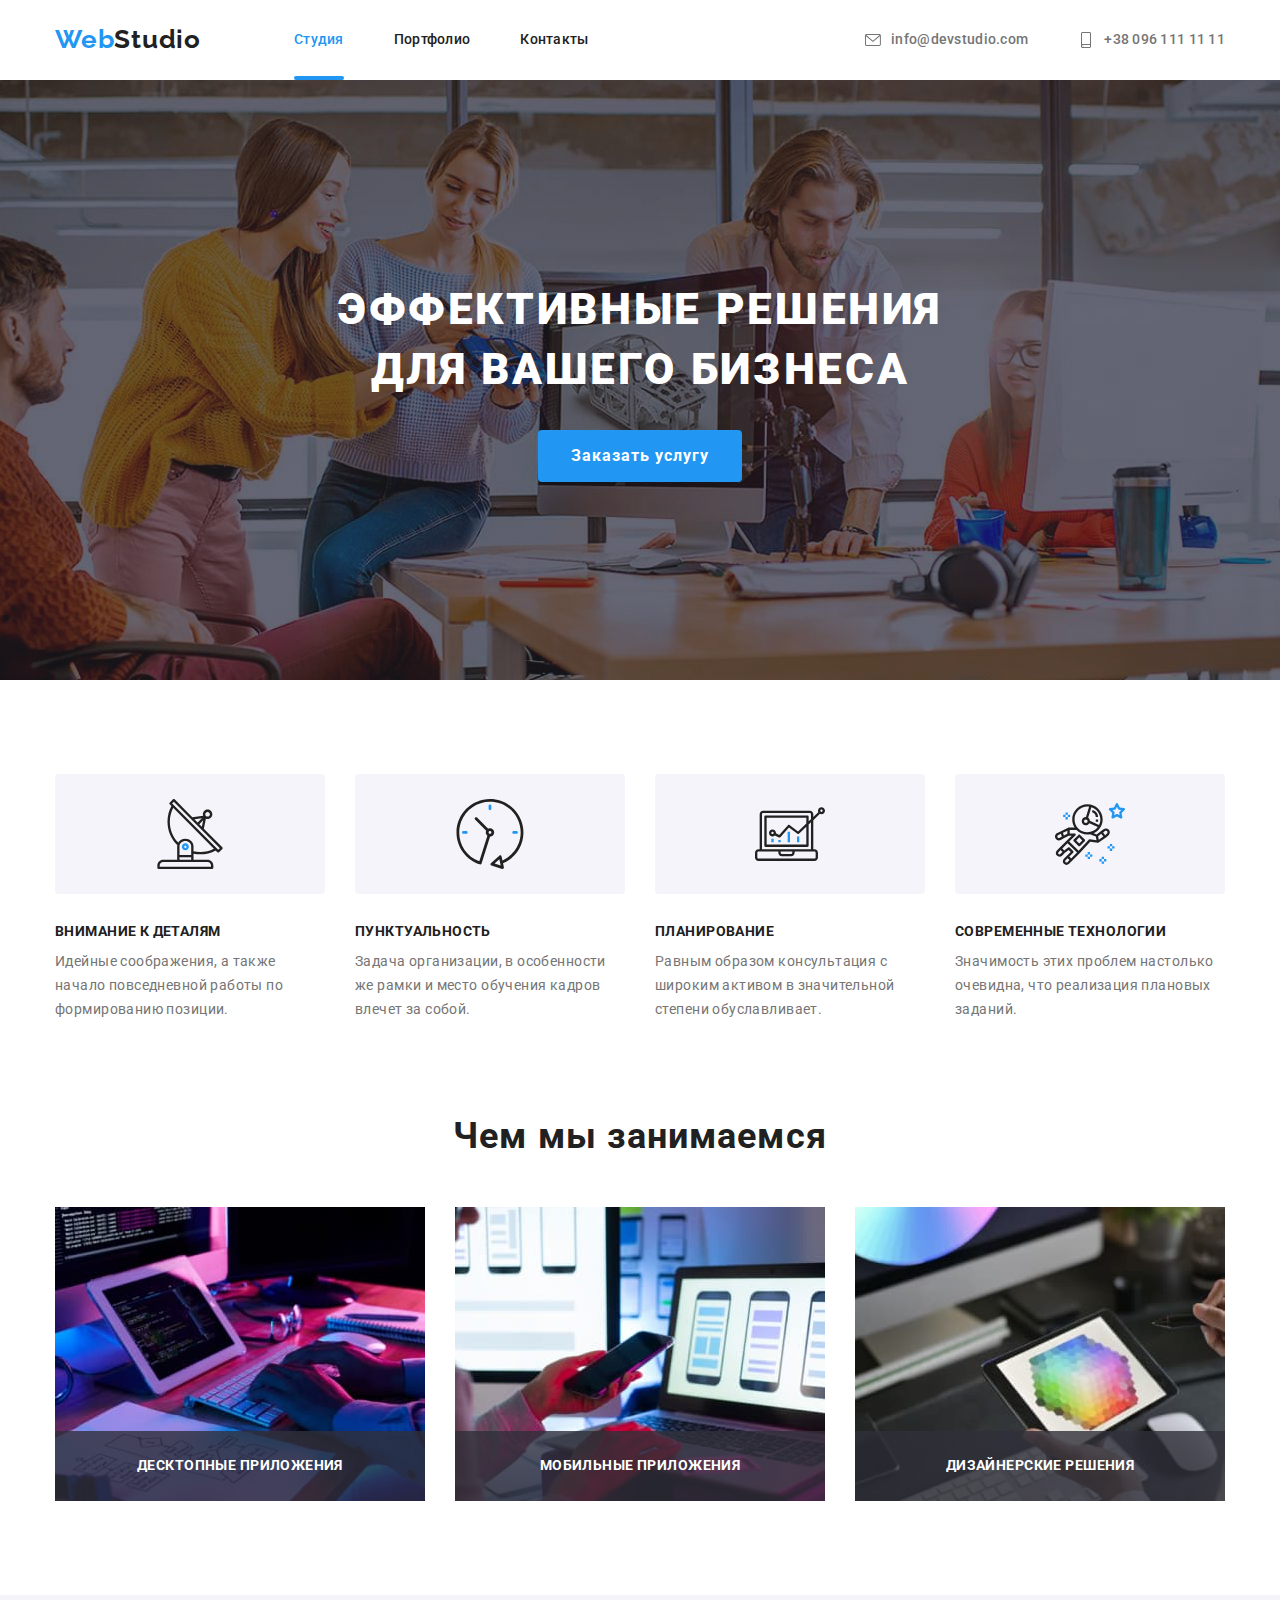
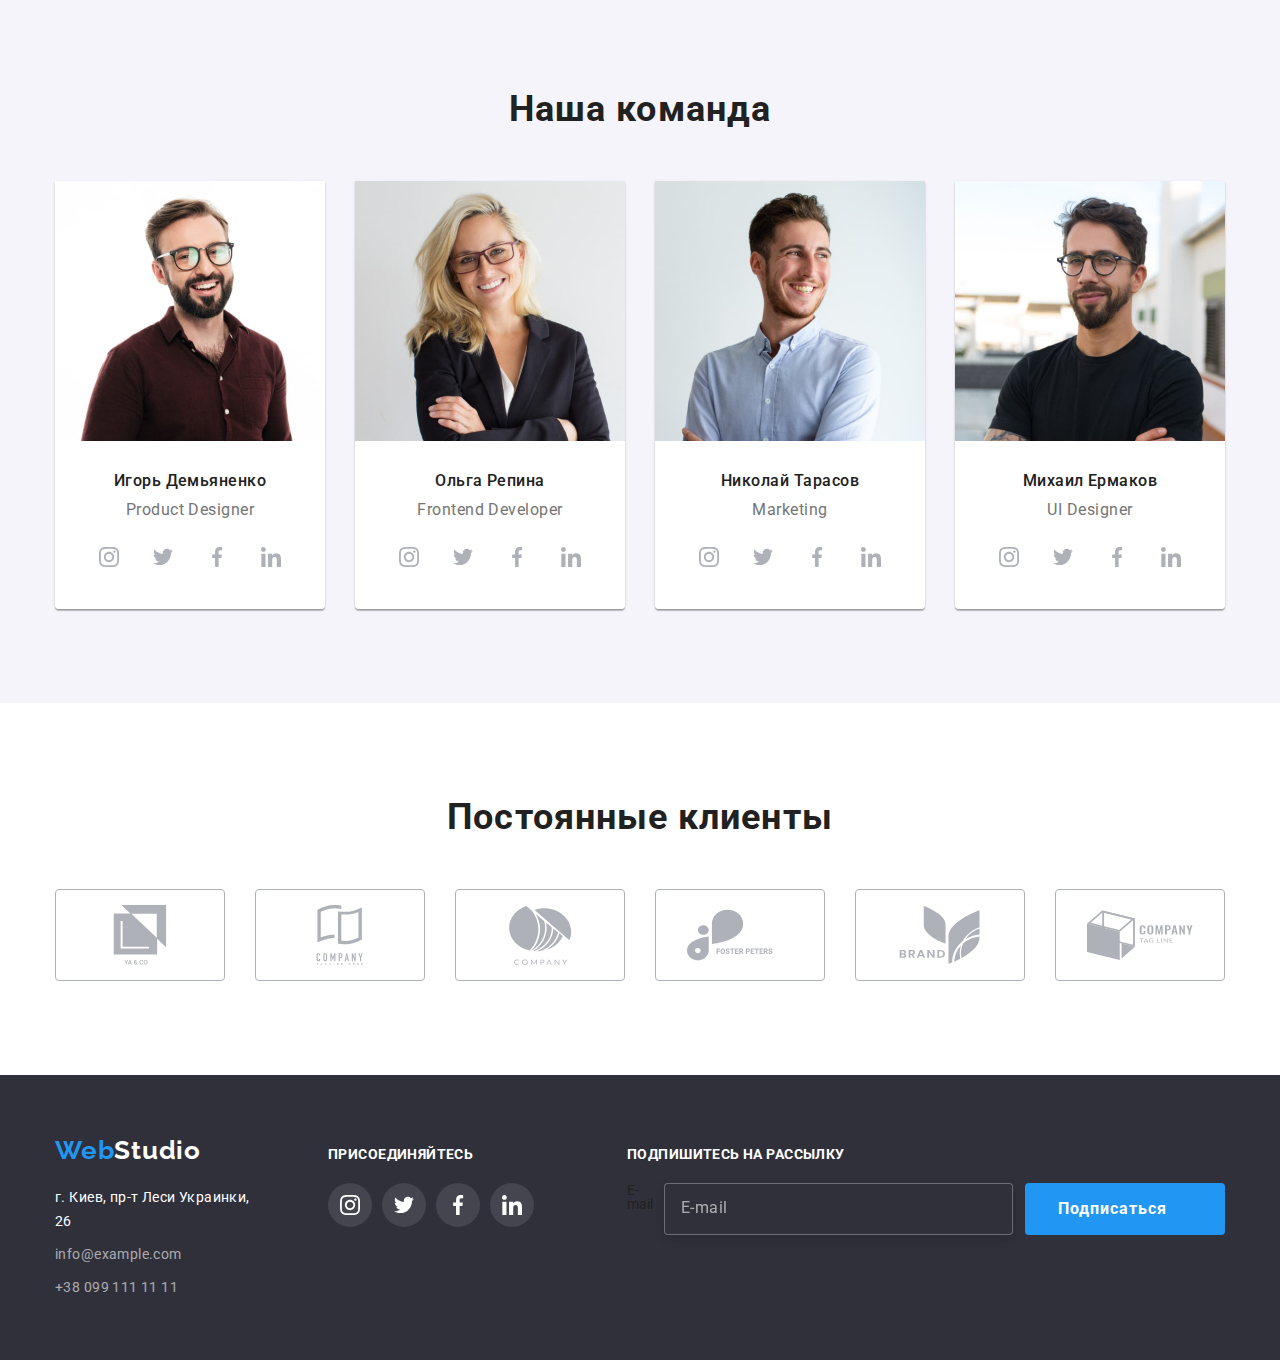
<file: index.html>
<!DOCTYPE html>
<html lang="ru">
  <head>
    <meta charset="UTF-8" />
    <meta http-equiv="X-UA-Compatible" content="IE=edge" />
    <meta name="viewport" content="width=device-width, initial-scale=1.0" />
    <link rel="preconnect" href="https://fonts.googleapis.com" />
    <link rel="preconnect" href="https://fonts.gstatic.com" crossorigin />
    <link
      href="https://fonts.googleapis.com/css2?family=Raleway:wght@700&family=Roboto:wght@400;500;700;900&display=swap"
      rel="stylesheet"
    />
    <link rel="stylesheet" href="./css/reset.css" />
    <link
      rel="stylesheet"
      href="https://cdnjs.cloudflare.com/ajax/libs/modern-normalize/1.1.0/modern-normalize.min.css"
      integrity="sha512-wpPYUAdjBVSE4KJnH1VR1HeZfpl1ub8YT/NKx4PuQ5NmX2tKuGu6U/JRp5y+Y8XG2tV+wKQpNHVUX03MfMFn9Q=="
      crossorigin="anonymous"
      referrerpolicy="no-referrer"
    />
    <link rel="stylesheet" href="./css/style.css" />
    <title>WebStudio</title>
  </head>
  <body>
    <!-- Шапка сайта -->
    <div class="container">
      <header class="nav">
        <nav class="nav-logo">
          <a href="./index.html" class="logo link"
            >Web<span class="logoblack">Studio</span></a
          >
          <ul class="site-nav list">
            <li class="item">
              <a href="./index.html" class="link current">Студия</a>
            </li>
            <li class="item">
              <a href="./portfolio.html" class="link">Портфолио</a>
            </li>
            <li class="item"><a href="" class="link">Контакты</a></li>
          </ul>
        </nav>
        <ul class="site-nav-contacts list">
          <li class="item">
            <a href="" class="link"
              ><svg class="link-item">
                <use href="./images/sprite.svg#icon-envelope"></use></svg
              >info@devstudio.com</a
            >
          </li>
          <li class="item">
            <a href="" class="link"
              ><svg class="link-item">
                <use href="./images/sprite.svg#icon-smartphone"></use></svg
              >+38 096 111 11 11</a
            >
          </li>
        </ul>
      </header>
    </div>
    <main>
      <!-- Секция HERO -->
      <section class="promo">
        <div class="container">
          <h1 class="headline">Эффективные решения для вашего бизнеса</h1>
          <button type="button" class="btn-hero" data-modal-open>
            Заказать услугу
          </button>
        </div>
      </section>
      <!-- Преимущества -->
      <section class="features">
        <div class="container">
          <h2 class="visually-hidden">Особенности</h2>
          <ul class="list">
            <li class="features-item">
              <div class="features-bg">
                <svg class="features-card">
                  <use href="./images/sprite.svg#icon-antenna"></use>
                </svg>
              </div>
              <h3 class="title">Внимание к деталям</h3>
              <p class="text">
                Идейные соображения, а также начало повседневной работы по
                формированию позиции.
              </p>
            </li>

            <li class="features-item">
              <div class="features-bg">
                <svg class="features-card">
                  <use href="./images/sprite.svg#icon-clock"></use>
                </svg>
              </div>
              <h3 class="title">Пунктуальность</h3>
              <p class="text">
                Задача организации, в особенности же рамки и место обучения
                кадров влечет за собой.
              </p>
            </li>

            <li class="features-item">
              <div class="features-bg">
                <svg class="features-card">
                  <use href="./images/sprite.svg#icon-diagram"></use>
                </svg>
              </div>
              <h3 class="title">Планирование</h3>
              <p class="text">
                Равным образом консультация с широким активом в значительной
                степени обуславливает.
              </p>
            </li>

            <li class="features-item">
              <div class="features-bg">
                <svg class="features-card">
                  <use href="./images/sprite.svg#icon-astronaut"></use>
                </svg>
              </div>
              <h3 class="title">Современные технологии</h3>
              <p class="text">
                Значимость этих проблем настолько очевидна, что реализация
                плановых заданий.
              </p>
            </li>
          </ul>
        </div>
      </section>
      <!-- Чем занимаемся -->
      <section class="activity">
        <div class="container">
          <h2 class="section-title">Чем мы занимаемся</h2>
          <ul class="section-product list">
            <li class="item">
              <a href=""
                ><img src="./images/box-1.jpg" alt="Поддержка" />
                <p class="item-text">Десктопные приложения</p>
              </a>
            </li>
            <li class="item">
              <a href=""
                ><img src="./images/box-2.jpg" alt="Модернизация" />
                <p class="item-text">Мобильные приложения</p>
              </a>
            </li>
            <li class="item">
              <a href=""><img src="./images/box-3.jpg" alt="Оптимизация" /> </a>
              <p class="item-text">Дизайнерские решения</p>
            </li>
          </ul>
        </div>
      </section>
      <!-- Команда -->
      <section class="team">
        <div class="container">
          <h2 class="section-title">Наша команда</h2>
          <ul class="team-roll list">
            <li class="team-list">
              <div class="taem-thumb">
                <img src="./images/img-1.jpg" alt="Игорь Демьяненко" />
              </div>
              <div class="team-content">
                <h3 class="title">Игорь Демьяненко</h3>
                <p lang="en" class="text">Product Designer</p>
                <ul class="team-social social-list list">
                  <li class="item">
                    <a href="" class="social-link"
                      ><svg class="social-icon">
                        <use
                          href="./images/sprite.svg#icon-instagram"
                        ></use></svg
                    ></a>
                  </li>
                  <li class="item">
                    <a href="" class="social-link"
                      ><svg class="social-icon">
                        <use href="./images/sprite.svg#icon-twitter"></use></svg
                    ></a>
                  </li>
                  <li class="item">
                    <a href="" class="social-link"
                      ><svg class="social-icon">
                        <use
                          href="./images/sprite.svg#icon-facebook"
                        ></use></svg
                    ></a>
                  </li>
                  <li class="item">
                    <a href="" class="social-link"
                      ><svg class="social-icon">
                        <use
                          href="./images/sprite.svg#icon-linkedin"
                        ></use></svg
                    ></a>
                  </li>
                </ul>
              </div>
            </li>

            <li class="team-list">
              <div class="team-thumb">
                <img src="./images/img-2.jpg" alt="Ольга Репина" />
              </div>
              <div class="team-content">
                <h3 class="title">Ольга Репина</h3>
                <p lang="en" class="text">Frontend Developer</p>
                <ul class="team-social social-list list">
                  <li class="item">
                    <a href="" class="social-link"
                      ><svg class="social-icon">
                        <use
                          href="./images/sprite.svg#icon-instagram"
                        ></use></svg
                    ></a>
                  </li>
                  <li class="item">
                    <a href="" class="social-link"
                      ><svg class="social-icon">
                        <use href="./images/sprite.svg#icon-twitter"></use></svg
                    ></a>
                  </li>
                  <li class="item">
                    <a href="" class="social-link"
                      ><svg class="social-icon">
                        <use
                          href="./images/sprite.svg#icon-facebook"
                        ></use></svg
                    ></a>
                  </li>
                  <li class="item">
                    <a href="" class="social-link"
                      ><svg class="social-icon">
                        <use
                          href="./images/sprite.svg#icon-linkedin"
                        ></use></svg
                    ></a>
                  </li>
                </ul>
              </div>
            </li>

            <li class="team-list">
              <div class="team-thumb">
                <img src="./images/img-3.jpg" alt="Николай Тарасов" />
              </div>
              <div class="team-content">
                <h3 class="title">Николай Тарасов</h3>
                <p lang="en" class="text">Marketing</p>
                <ul class="team-social social-list list">
                  <li class="item">
                    <a href="" class="social-link"
                      ><svg class="social-icon">
                        <use
                          href="./images/sprite.svg#icon-instagram"
                        ></use></svg
                    ></a>
                  </li>
                  <li class="item">
                    <a href="" class="social-link"
                      ><svg class="social-icon">
                        <use href="./images/sprite.svg#icon-twitter"></use></svg
                    ></a>
                  </li>
                  <li class="item">
                    <a href="" class="social-link"
                      ><svg class="social-icon">
                        <use
                          href="./images/sprite.svg#icon-facebook"
                        ></use></svg
                    ></a>
                  </li>
                  <li class="item">
                    <a href="" class="social-link"
                      ><svg class="social-icon">
                        <use
                          href="./images/sprite.svg#icon-linkedin"
                        ></use></svg
                    ></a>
                  </li>
                </ul>
              </div>
            </li>

            <li class="team-list">
              <div class="team-thumb">
                <img src="./images/img-4.jpg" alt="Михаил Ермаков" />
              </div>
              <div class="team-content">
                <h3 class="title">Михаил Ермаков</h3>
                <p lang="en" class="text">UI Designer</p>
                <ul class="team-social social-list list">
                  <li class="item">
                    <a href="" class="social-link"
                      ><svg class="social-icon">
                        <use
                          href="./images/sprite.svg#icon-instagram"
                        ></use></svg
                    ></a>
                  </li>
                  <li class="item">
                    <a href="" class="social-link"
                      ><svg class="social-icon">
                        <use href="./images/sprite.svg#icon-twitter"></use></svg
                    ></a>
                  </li>
                  <li class="item">
                    <a href="" class="social-link"
                      ><svg class="social-icon">
                        <use
                          href="./images/sprite.svg#icon-facebook"
                        ></use></svg
                    ></a>
                  </li>
                  <li class="item">
                    <a href="" class="social-link"
                      ><svg class="social-icon">
                        <use
                          href="./images/sprite.svg#icon-linkedin"
                        ></use></svg
                    ></a>
                  </li>
                </ul>
              </div>
            </li>
          </ul>
        </div>
      </section>
      <!-- Клиенты -->
      <section class="clients">
        <div class="container">
          <h2 class="section-title">Постоянные клиенты</h2>
          <ul class="clients-list list">
            <li class="client-item">
              <a href="" class="clients-link"
                ><svg class="clients-card">
                  <use href="./images/sprite.svg#icon-company-1"></use></svg
              ></a>
            </li>

            <li class="client-item">
              <a href="" class="clients-link"
                ><svg class="clients-card">
                  <use href="./images/sprite.svg#icon-company-2"></use></svg
              ></a>
            </li>

            <li class="client-item">
              <a href="" class="clients-link"
                ><svg class="clients-card">
                  <use href="./images/sprite.svg#icon-company-4"></use></svg
              ></a>
            </li>

            <li class="client-item">
              <a href="" class="clients-link"
                ><svg class="clients-card">
                  <use href="./images/sprite.svg#icon-company-3"></use></svg
              ></a>
            </li>

            <li class="client-item">
              <a href="" class="clients-link"
                ><svg class="clients-card">
                  <use href="./images/sprite.svg#icon-company-5"></use></svg
              ></a>
            </li>

            <li class="client-item">
              <a href="" class="clients-link"
                ><svg class="clients-card">
                  <use href="./images/sprite.svg#icon-company-6"></use></svg
              ></a>
            </li>
          </ul>
        </div>
      </section>
    </main>
    <!-- Футер -->
    <footer class="footer">
      <div class="container wrap">
        <div class="footer-left">
          <a href="./index.html" class="logo link"
            >Web<span class="logo-white">Studio</span></a
          >
          <address>
            <ul class="address-list list">
              <li class="address-item">
                <a href="" class="link address-contact map"
                  >г. Киев, пр-т Леси Украинки, 26</a
                >
              </li>
              <li class="address-item">
                <a href="mailto:info@example.com" class="link address-contact"
                  >info@example.com</a
                >
              </li>
              <li class="address-item">
                <a href="tel:+380991111111" class="link address-contact"
                  >+38 099 111 11 11</a
                >
              </li>
            </ul>
          </address>
        </div>
        <div class="footer-right">
          <h2 class="visually-hidden">Соцсети</h2>
          <h3 class="title">Присоединяйтесь</h3>
          <ul class="team-social social-list list">
            <li class="item">
              <a href="" class="social-link"
                ><svg class="social-icon">
                  <use href="./images/sprite.svg#icon-instagram"></use></svg
              ></a>
            </li>
            <li class="item">
              <a href="" class="social-link"
                ><svg class="social-icon">
                  <use href="./images/sprite.svg#icon-twitter"></use></svg
              ></a>
            </li>
            <li class="item">
              <a href="" class="social-link"
                ><svg class="social-icon">
                  <use href="./images/sprite.svg#icon-facebook"></use></svg
              ></a>
            </li>
            <li class="item">
              <a href="" class="social-link"
                ><svg class="social-icon">
                  <use href="./images/sprite.svg#icon-linkedin"></use></svg
              ></a>
            </li>
          </ul>
        </div>
        <form class="subscribe">
          <b class="subscribe-heading">Подпишитесь на рассылку</b>
          <div class="subscribe-field">
            <label for="mail">E-mail</label>
            <input type="email" name="mail" id="mail" placeholder="E-mail" />
            <button type="submit" class="btn-subscribe">Подписаться</button>
          </div>
        </form>
      </div>
    </footer>
    <div class="backdrop is-hidden" data-modal>
      <div class="modal">
        <button type="button" class="btn-modal" data-modal-close>
          <a href="" class="btn-modal-close link">
            <svg class="close">
              <use href="./images/sprite.svg#icon-vector"></use>
            </svg>
          </a>
        </button>
      </div>
    </div>
    <script src="./js/modal.js"></script>
  </body>
</html>
</file>
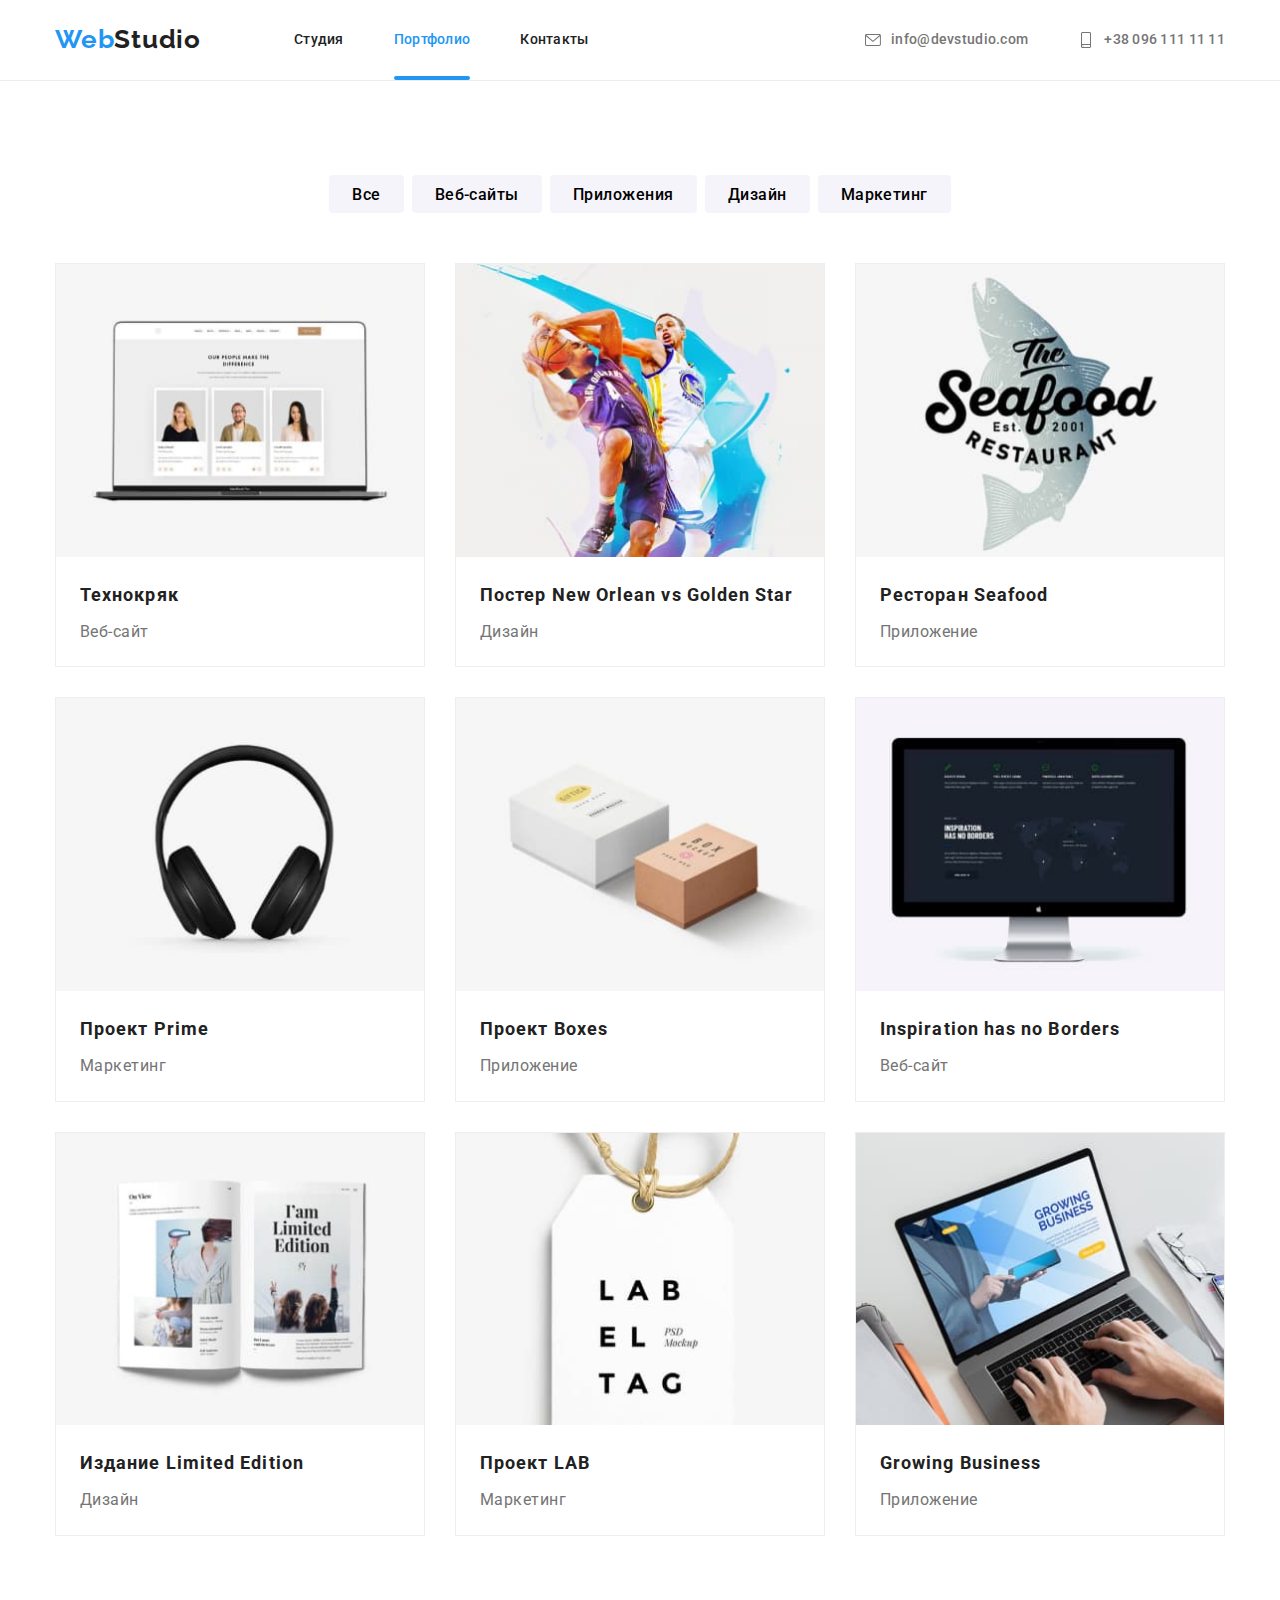
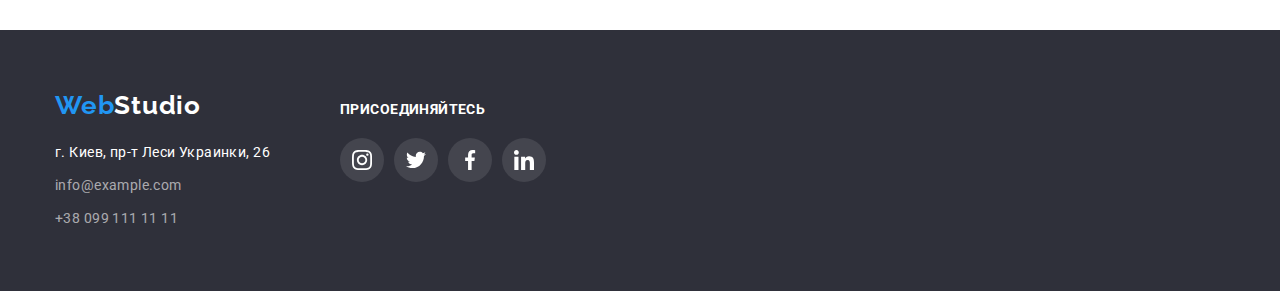
<file: portfolio.html>
<!DOCTYPE html>
<html lang="en">
  <head>
    <meta charset="UTF-8" />
    <meta http-equiv="X-UA-Compatible" content="IE=edge" />
    <meta name="viewport" content="width=device-width, initial-scale=1.0" />
    <link rel="preconnect" href="https://fonts.googleapis.com" />
    <link rel="preconnect" href="https://fonts.gstatic.com" crossorigin />
    <link
      href="https://fonts.googleapis.com/css2?family=Raleway:wght@700&family=Roboto:wght@400;500;700;900&display=swap"
      rel="stylesheet"
    />
    <link rel="stylesheet" href="./css/reset.css" />
    <link
      rel="stylesheet"
      href="https://cdnjs.cloudflare.com/ajax/libs/modern-normalize/1.1.0/modern-normalize.min.css"
      integrity="sha512-wpPYUAdjBVSE4KJnH1VR1HeZfpl1ub8YT/NKx4PuQ5NmX2tKuGu6U/JRp5y+Y8XG2tV+wKQpNHVUX03MfMFn9Q=="
      crossorigin="anonymous"
      referrerpolicy="no-referrer"
    />
    <link rel="stylesheet" href="./css/style.css" />
    <title>Portfolio</title>
  </head>
  <body>
    <!-- Шапка сайта -->
    <div class="container">
      <header class="nav">
        <nav class="nav-logo">
          <a href="./index.html" class="logo link"
            >Web<span class="logoblack">Studio</span></a
          >
          <ul class="site-nav list">
            <li class="item">
              <a href="./index.html" class="link">Студия</a>
            </li>
            <li class="item">
              <a href="./portfolio.html" class="link current">Портфолио</a>
            </li>
            <li class="item"><a href="" class="link">Контакты</a></li>
          </ul>
        </nav>
        <ul class="site-nav-contacts list">
          <li class="item">
            <a href="" class="link"
              ><svg class="link-item">
                <use href="./images/sprite.svg#icon-envelope"></use></svg
              >info@devstudio.com</a
            >
          </li>
          <li class="item">
            <a href="" class="link"
              ><svg class="link-item">
                <use href="./images/sprite.svg#icon-smartphone"></use></svg
              >+38 096 111 11 11</a
            >
          </li>
        </ul>
      </header>
    </div>
    <main>
      <!-- Фильтр -->
      <section class="card-container">
        <div class="container">
          <h1 class="visually-hidden">Работы студии</h1>
          <ul class="list filter-list">
            <li class="item">
              <button type="button" class="btn-filter">Все</button>
            </li>
            <li class="item">
              <button type="button" class="btn-filter">Веб-сайты</button>
            </li>
            <li class="item">
              <button type="button" class="btn-filter">Приложения</button>
            </li>
            <li class="item">
              <button type="button" class="btn-filter">Дизайн</button>
            </li>
            <li class="item">
              <button type="button" class="btn-filter">Маркетинг</button>
            </li>
          </ul>
          <!-- Карточки -->
          <h2 class="section-title visually-hidden">Примеры работ</h2>
          <ul class="list card-set">
            <li class="item">
              <div class="card-thumb">
                <a href="">
                  <div class="envelope">
                    <img src="./images/project-1.jpg" alt="Технокряк" />
                    <p class="item-owerlay">
                      Технокряк это современная площадка распространения
                      коронавируса. Компании используют эту платформу для
                      цифрового шпионажа и атак на защищённые сервера
                      конкурентов.
                    </p>
                  </div>
                  <div class="card-content">
                    <h3 class="title">Технокряк</h3>
                    <p class="text">Веб-сайт</p>
                  </div>
                </a>
              </div>
            </li>

            <li class="item">
              <div class="card-thumb">
                <a href="">
                  <div class="envelope">
                    <img
                      src="./images/project-2.jpg"
                      alt="Постер New Orlean vs Golden Star"
                    />
                    <p class="item-owerlay">
                      Технокряк это современная площадка распространения
                      коронавируса. Компании используют эту платформу для
                      цифрового шпионажа и атак на защищённые сервера
                      конкурентов.
                    </p>
                  </div>
                  <div class="card-content">
                    <h3 class="title">
                      Постер <span lang="en">New Orlean vs Golden Star</span>
                    </h3>
                    <p class="text">Дизайн</p>
                  </div>
                </a>
              </div>
            </li>

            <li class="item">
              <div class="card-thumb">
                <a href="">
                  <div class="envelope">
                    <img src="./images/project-3.jpg" alt="Ресторан Seafood" />
                    <p class="item-owerlay">
                      Технокряк это современная площадка распространения
                      коронавируса. Компании используют эту платформу для
                      цифрового шпионажа и атак на защищённые сервера
                      конкурентов.
                    </p>
                  </div>
                  <div class="card-content">
                    <h3 class="title">
                      Ресторан <span lang="en">Seafood</span>
                    </h3>
                    <p class="text">Приложение</p>
                  </div>
                </a>
              </div>
            </li>

            <li class="item">
              <div class="card-thumb">
                <a href="">
                  <div class="envelope">
                    <img src="./images/project-4.jpg" alt="Проект Prime" />
                    <p class="item-owerlay">
                      Технокряк это современная площадка распространения
                      коронавируса. Компании используют эту платформу для
                      цифрового шпионажа и атак на защищённые сервера
                      конкурентов.
                    </p>
                  </div>
                  <div class="card-content">
                    <h3 class="title">Проект <span lang="en">Prime</span></h3>
                    <p class="text">Маркетинг</p>
                  </div>
                </a>
              </div>
            </li>

            <li class="item">
              <div class="card-thumb">
                <a href="">
                  <div class="envelope">
                    <img src="./images/project-5.jpg" alt="Проект Boxes" />
                    <p class="item-owerlay">
                      Технокряк это современная площадка распространения
                      коронавируса. Компании используют эту платформу для
                      цифрового шпионажа и атак на защищённые сервера
                      конкурентов.
                    </p>
                  </div>
                  <div class="card-content">
                    <h3 class="title">Проект <span lang="en">Boxes</span></h3>
                    <p class="text">Приложение</p>
                  </div>
                </a>
              </div>
            </li>

            <li class="item">
              <div class="card-thumb">
                <a href="">
                  <div class="envelope">
                    <img
                      src="./images/project-6.jpg"
                      alt="Inspiration has no Borders"
                    />
                    <p class="item-owerlay">
                      Технокряк это современная площадка распространения
                      коронавируса. Компании используют эту платформу для
                      цифрового шпионажа и атак на защищённые сервера
                      конкурентов.
                    </p>
                  </div>
                  <div class="card-content">
                    <h3 class="title">
                      <span lang="en">Inspiration has no Borders</span>
                    </h3>
                    <p class="text">Веб-сайт</p>
                  </div>
                </a>
              </div>
            </li>

            <li class="item">
              <div class="card-thumb">
                <a href="">
                  <div class="envelope">
                    <img
                      src="./images/project-7.jpg"
                      alt="Издание Limited Edition"
                    />
                    <p class="item-owerlay">
                      Технокряк это современная площадка распространения
                      коронавируса. Компании используют эту платформу для
                      цифрового шпионажа и атак на защищённые сервера
                      конкурентов.
                    </p>
                  </div>
                  <div class="card-content">
                    <h3 class="title">
                      Издание <span lang="en">Limited Edition</span>
                    </h3>
                    <p class="text">Дизайн</p>
                  </div>
                </a>
              </div>
            </li>

            <li class="item">
              <div class="card-thumb">
                <a href="">
                  <div class="envelope">
                    <img src="./images/project-8.jpg" alt="Проект LAB" />
                    <p class="item-owerlay">
                      Технокряк это современная площадка распространения
                      коронавируса. Компании используют эту платформу для
                      цифрового шпионажа и атак на защищённые сервера
                      конкурентов.
                    </p>
                  </div>
                  <div class="card-content">
                    <h3 class="title">Проект <span lang="en">LAB</span></h3>
                    <p class="text">Маркетинг</p>
                  </div>
                </a>
              </div>
            </li>

            <li class="item">
              <div class="card-thumb">
                <a href="">
                  <div class="envelope">
                    <img src="./images/project-9.jpg" alt="Growing Business" />
                    <p class="item-owerlay">
                      Технокряк это современная площадка распространения
                      коронавируса. Компании используют эту платформу для
                      цифрового шпионажа и атак на защищённые сервера
                      конкурентов.
                    </p>
                  </div>
                  <div class="card-content">
                    <h3 class="title">
                      <span lang="en">Growing Business</span>
                    </h3>
                    <p class="text">Приложение</p>
                  </div>
                </a>
              </div>
            </li>
          </ul>
        </div>
      </section>
    </main>
    <!-- Футер -->
    <footer class="footer">
      <div class="container wrap">
        <div class="footer-left">
          <a href="./index.html" class="logo link"
            >Web<span class="logo-white">Studio</span></a
          >
          <address>
            <ul class="address-list list">
              <li class="address-item">
                <a href="" class="link address-contact map"
                  >г. Киев, пр-т Леси Украинки, 26</a
                >
              </li>
              <li class="address-item">
                <a href="mailto:info@example.com" class="link address-contact"
                  >info@example.com</a
                >
              </li>
              <li class="address-item">
                <a href="tel:+380991111111" class="link address-contact"
                  >+38 099 111 11 11</a
                >
              </li>
            </ul>
          </address>
        </div>
        <div class="footer-right">
          <h2 class="visually-hidden">Соцсети</h2>
          <h3 class="title">Присоединяйтесь</h3>
          <ul class="team-social social-list list">
            <li class="item">
              <a href="" class="social-link"
                ><svg class="social-icon">
                  <use href="./images/sprite.svg#icon-instagram"></use></svg
              ></a>
            </li>
            <li class="item">
              <a href="" class="social-link"
                ><svg class="social-icon">
                  <use href="./images/sprite.svg#icon-twitter"></use></svg
              ></a>
            </li>
            <li class="item">
              <a href="" class="social-link"
                ><svg class="social-icon">
                  <use href="./images/sprite.svg#icon-facebook"></use></svg
              ></a>
            </li>
            <li class="item">
              <a href="" class="social-link"
                ><svg class="social-icon">
                  <use href="./images/sprite.svg#icon-linkedin"></use></svg
              ></a>
            </li>
          </ul>
        </div>
      </div>
    </footer>
  </body>
</html>
</file>
<file: css/style.css>
:root {
  /* -----Цветовые переменные----- */
  --primary-text-color: #212121;
  --secondary-text-color: #757575;
  --accent-color: #2196f3;
  --heading-color: #ffffff;
  --footer-color: #2f303a;
  --footer-address: rgba(255, 255, 255, 0.6);
  --background-filter: #f5f4fa;
  /* -----Числовые переменные----- */
  --body-padding: 15px;
  --section-padding: 94px;
  --card-set-gap: 30px;
}

body {
  color: var(--primary-text-color);
  font-family: Roboto, sans-serif;
}

img {
  display: block;
  max-width: 100%;
  height: auto;
}

.visually-hidden {
  position: absolute;
  width: 1px;
  height: 1px;
  margin: -1px;
  padding: 0;
  overflow: hidden;
  border: 0;
  clip: rect(0 0 0 0);
}

.container {
  width: 1200px;
  padding-left: var(--body-padding);
  padding-right: var(--body-padding);
  margin-left: auto;
  margin-right: auto;
}

.list {
  padding: 0;
  margin: 0;
  list-style: none;
}

.link {
  text-decoration: none;
  cursor: pointer;
}

.backdrop {
  position: fixed;
  top: 0;
  left: 0;
  width: 100%;
  height: 100%;
  background: rgba(0, 0, 0, 0.2);
}

.is-hidden {
  opacity: 0;
  pointer-events: none;
}

.modal {
  position: absolute;
  width: 530px;
  height: 590px;
  top: 50%;
  left: 50%;
  transform: translate(-50%, -50%);
  background: #ffffff;
  box-shadow: 0px 1px 3px rgba(0, 0, 0, 0.12), 0px 1px 1px rgba(0, 0, 0, 0.14),
    0px 2px 1px rgba(0, 0, 0, 0.2);
  border-radius: 4px;
}

.btn-modal {
  display: block;
  margin-left: auto;
  margin-top: 8px;
  margin-right: 8px;
  padding: 6px;
  background: #ffffff;
  border: 1px solid rgba(0, 0, 0, 0.1);
  border-radius: 20px;
}

.btn-modal-close {
  display: flex;
}

.close {
  width: 18px;
  height: 18px;
}

/* -----Хедер----- */
/* -----Лого----- */

.nav {
  display: flex;
  align-items: center;
}

.nav-logo {
  display: flex;
}

.nav-logo .link {
  padding-top: 24px;
  padding-bottom: 25px;
}

.logo {
  color: var(--accent-color);
  font-family: Raleway;
  font-weight: 700;
  font-size: 26px;
  line-height: 1.2;
  letter-spacing: 0.03em;
}

.logo .logoblack {
  color: var(--primary-text-color);
}

.logo .logo-white {
  color: var(--heading-color);
}
/* -----Навигация----- */
.site-nav {
  display: flex;
  margin-left: 93px;
}

.site-nav .item + .item {
  margin-left: 50px;
}

.site-nav .link {
  position: relative;
  display: block;
  padding-top: 32px;
  padding-bottom: 32px;

  transition: color 250ms cubic-bezier(0.4, 0, 0.2, 1);

  color: var(--primary-text-color);
  font-weight: 500;
  font-size: 14px;
  line-height: 1.14;
  letter-spacing: 0.02em;
}

.site-nav .link.current {
  color: var(--accent-color);
}

.site-nav .link.current::after {
  position: absolute;
  left: 0;
  bottom: 0;
  content: "";
  width: 100%;
  height: 4px;
  border-radius: 2px;
  background-color: var(--accent-color);
}

.site-nav .link:hover,
.site-nav .link:focus {
  color: var(--accent-color);
}

/* -----Контакты----- */

.site-nav-contacts {
  display: flex;
  margin-left: auto;
}

.site-nav-contacts .item + .item {
  margin-left: 50px;
}

.site-nav-contacts .link {
  display: flex;
  align-items: center;
  padding-top: 32px;
  padding-bottom: 32px;

  transition: color 250ms cubic-bezier(0.4, 0, 0.2, 1);

  color: var(--secondary-text-color);
  font-weight: 500;
  font-size: 14px;
  line-height: 1.14;
  letter-spacing: 0.02em;
}

.link-item {
  width: 16px;
  height: 16px;
  fill: var(--secondary-text-color);

  transition: fill 250ms cubic-bezier(0.4, 0, 0.2, 1);

  margin-right: 10px;
}

.site-nav-contacts .link:hover,
.site-nav-contacts .link:focus {
  color: var(--accent-color);
}

.site-nav-contacts .link:hover .link-item,
.site-nav-contacts .link:focus .link-item {
  fill: var(--accent-color);
}

/* -----Секция HERO----- */

.promo {
  height: 600px;
  max-width: 1600px;
  margin-left: auto;
  margin-right: auto;
  background-color: var(--footer-color);
  background-image: linear-gradient(
      rgba(47, 48, 58, 0.4),
      rgba(47, 48, 58, 0.4)
    ),
    url(../images/main-bg.jpg);
  background-repeat: no-repeat;
  background-position: center;
  background-size: cover;
  text-align: center;
  padding-top: 200px;
  padding-bottom: 200px;
}

.headline {
  display: block;
  width: 696px;
  margin: 0 auto;

  color: var(--heading-color);
  font-weight: 900;
  font-size: 44px;
  line-height: 1.36;
  text-align: center;
  letter-spacing: 0.06em;
  text-transform: uppercase;
}

.btn-hero {
  display: inline-block;
  border-radius: 4px;
  border: 1px solid transparent;
  padding-top: 10px;
  padding-right: 32px;
  padding-bottom: 10px;
  padding-left: 32px;
  min-width: 200px;
  margin-top: 30px;

  background-color: var(--accent-color);
  color: var(--heading-color);
  font-family: Roboto;
  font-style: normal;
  font-weight: 700;
  font-size: 16px;
  line-height: 1.9;
  letter-spacing: 0.06em;
  align-items: center;
  text-align: center;
}

/* -----Преимущества----- */

.features {
  padding-top: var(--section-padding);
}

.features .list {
  display: flex;
  justify-content: space-between;
}

.features-bg {
  display: flex;
  height: 120px;
  align-items: center;
  justify-content: center;
  background: var(--background-filter);
  border-radius: 4px;
  margin-bottom: 30px;
}

.features-card {
  width: 70px;
  height: 70px;
}

.features-item {
  width: 270px;
}

.features-item .title {
  color: var(--primary-text-color);
  font-weight: 700;
  font-size: 14px;
  line-height: 1.14;
  letter-spacing: 0.03em;
  text-transform: uppercase;
  padding-bottom: 10px;
}

.features-item .text {
  color: var(--secondary-text-color);
  font-size: 14px;
  line-height: 1.7;
  letter-spacing: 0.03em;
}

/* -----Чем занимаемся----- */

.activity {
  padding-top: var(--section-padding);
  padding-bottom: var(--section-padding);
}

.section-title {
  margin-top: 0;
  margin-bottom: 0;
  color: var(--primary-text-color);
  font-weight: 700;
  font-size: 36px;
  line-height: 1.16;
  text-align: center;
  letter-spacing: 0.03em;
}

.section-product {
  display: flex;
  justify-content: space-between;
  margin-top: 50px;
}

.section-product > .item {
  position: relative;
}

.item-text {
  display: flex;
  align-items: center;
  justify-content: center;
  height: 70px;
  width: 100%;

  position: absolute;
  bottom: 0;
  left: 0;

  font-weight: bold;
  font-size: 14px;
  line-height: 1.14;
  text-align: center;
  letter-spacing: 0.03em;
  text-transform: uppercase;
  color: var(--heading-color);

  background: rgba(47, 48, 58, 0.8);
}

/* -----Команда----- */

.team {
  padding-top: var(--section-padding);
  padding-bottom: var(--section-padding);
  background-color: var(--background-filter);
}

.team .section-title {
  margin-bottom: 50px;
}

.team-roll {
  display: flex;
  flex-wrap: wrap;
  margin-top: -50px;
  margin-left: -30px;
}

.team-list {
  flex-basis: calc(100% / 4 - 30px);
  margin-top: 50px;
  margin-left: 30px;

  box-shadow: 0px 1px 3px rgba(0, 0, 0, 0.12), 0px 1px 1px rgba(0, 0, 0, 0.14),
    0px 2px 1px rgba(0, 0, 0, 0.2);
  border-radius: 0px 0px 4px 4px;
  overflow: hidden;
}

.team-content {
  text-align: center;
  padding-top: 30px;
  padding-bottom: 30px;

  background-color: var(--heading-color);
}

.team-list .title {
  margin-bottom: 10px;

  color: var(--primary-text-color);
  font-weight: 500;
  font-size: 16px;
  line-height: 1.19;
  letter-spacing: 0.03em;
}

.team-list .text {
  color: var(--secondary-text-color);
  font-size: 16px;
  line-height: 1.19;
  letter-spacing: 0.03em;
  margin-bottom: 16px;
}

.team-social {
  display: flex;
  justify-content: center;
}

.social-list .item {
  width: 44px;
  height: 44px;
}

.social-list .item + .item {
  margin-left: 10px;
}

.social-link {
  display: flex;
  align-items: center;
  justify-content: center;

  width: 100%;
  height: 100%;
  border-radius: 50%;

  transition: background-color 250ms cubic-bezier(0.4, 0, 0.2, 1);
}

.social-link:focus,
.social-link:hover {
  background-color: var(--accent-color);
}

.social-icon {
  width: 20px;
  height: 20px;
  fill: #afb1b8;

  transition: fill 250ms cubic-bezier(0.4, 0, 0.2, 1);
}

.social-link:focus .social-icon,
.social-link:hover .social-icon {
  fill: var(--heading-color);
}

/* -----Клиенты----- */

.clients {
  padding-top: var(--section-padding);
  padding-bottom: var(--section-padding);
}

.clients-list {
  display: flex;
  flex-direction: row;
  margin-top: 50px;
}

.client-item + .client-item {
  margin-left: 30px;
}

.clients-link {
  display: flex;
  justify-content: space-around;
  align-items: center;
  width: 170px;
  height: 92px;
  border: 1px solid #afb1b8;
  box-sizing: border-box;
  border-radius: 4px;

  transition: border 250ms cubic-bezier(0.4, 0, 0.2, 1);
}

.clients-card {
  align-items: center;
  width: 106px;
  height: 60px;
  fill: #afb1b8;

  transition: fill 250ms cubic-bezier(0.4, 0, 0.2, 1);
}

.clients-link:hover,
.clients-link:focus {
  border: 1px solid var(--accent-color);
}

.clients-link:hover .clients-card,
.clients-link:focus .clients-card {
  fill: var(--accent-color);
}

/* -----Футтер----- */

.footer {
  background-color: var(--footer-color);
  padding-top: 60px;
  padding-bottom: 60px;
}

.wrap {
  display: flex;
  align-items: baseline;
}

.footer-left {
  margin-right: 70px;
}

.footer .logo {
  display: block;
  margin-bottom: 20px;
}

.address-list {
  display: flex;
  flex-direction: column;
}

.address-contact {
  color: var(--footer-address);
  font-style: normal;
  font-size: 14px;
  line-height: 1.71;
  letter-spacing: 0.03em;

  transition: color 250ms cubic-bezier(0.4, 0, 0.2, 1);
}

.map {
  color: var(--heading-color);
}

.address-list .address-item + .address-item {
  margin-top: 9px;
}

.address-contact:hover,
.address-contact:focus {
  color: var(--heading-color);
}

.footer-right > .title {
  color: var(--heading-color);
  font-weight: 700;
  font-size: 14px;
  line-height: 1.14;
  letter-spacing: 0.03em;
  text-transform: uppercase;
  margin-bottom: 20px;
}

.footer-right .social-link {
  background-color: rgba(255, 255, 255, 0.1);
}

.footer-right .social-link:hover,
.footer-right .social-link:focus {
  background-color: var(--accent-color);
}

.footer-right .social-icon {
  fill: #ffffff;
}

/* Подписаться */

.subscribe {
  margin-left: 93px;
}

.subscribe-field {
  display: flex;
}

.subscribe-heading {
  display: block;
  font-weight: bold;
  font-size: 14px;
  line-height: 1.14;
  letter-spacing: 0.03em;
  text-transform: uppercase;
  color: #ffffff;

  margin-bottom: 20px;
}

.subscribe-field input {
  width: 360px;
  margin-right: 12px;
  padding-top: 15px;
  padding-right: 16px;
  padding-bottom: 15px;
  padding-left: 16px;

  background-color: var(--footer-color);

  border: 1px solid rgba(255, 255, 255, 0.3);
  box-sizing: border-box;
  filter: drop-shadow(0px 4px 4px rgba(0, 0, 0, 0.15));
  border-radius: 4px;
}

.subscribe-field input::placeholder {
  font-style: normal;
  font-weight: normal;
  font-size: 16px;
  line-height: 1.25;
  letter-spacing: 0.03em;
  color: rgba(255, 255, 255, 0.6);
}

.btn-subscribe {
  display: inline-flex;
  border-radius: 4px;
  border: 1px solid transparent;
  padding-top: 10px;
  padding-right: 32px;
  padding-bottom: 10px;
  padding-left: 32px;
  min-width: 200px;

  background-color: var(--accent-color);
  color: var(--heading-color);
  font-family: Roboto;
  font-style: normal;
  font-weight: 700;
  font-size: 16px;
  line-height: 1.9;
  letter-spacing: 0.06em;
  align-items: center;
  text-align: center;
}

/* -----ВТОРАЯ СТРАНИЦА----- */

/* -----Фильтр----- */
.card-container {
  border-top: 1px solid #ececec;
  padding-top: var(--section-padding);
  padding-bottom: var(--section-padding);
}

.filter-list {
  display: flex;
  justify-content: center;
  margin-bottom: 50px;
}

.filter-list .item {
  display: inline-block;
}

.filter-list .item + .item {
  margin-left: 8px;
}

.btn-filter {
  display: inline-block;
  background-color: var(--background-filter);
  height: 38px;
  border-radius: 4px;
  border: 1px solid transparent;
  padding: 6px 22px;

  font-family: Roboto;
  font-style: normal;
  font-weight: 500;
  font-size: 16px;
  line-height: 1.62;
  text-align: center;
  letter-spacing: 0.03em;

  transition: background-color 250ms cubic-bezier(0.4, 0, 0.2, 1),
    color 250ms cubic-bezier(0.4, 0, 0.2, 1),
    box-shadow 250ms cubic-bezier(0.4, 0, 0.2, 1);
}

.btn-filter:hover,
.btn-filter:focus {
  background-color: var(--accent-color);
  color: var(--background-filter);
  box-shadow: 0px 3px 1px rgba(0, 0, 0, 0.1), 0px 1px 2px rgba(0, 0, 0, 0.08),
    0px 2px 2px rgba(0, 0, 0, 0.12);
}

/* -----Карточки----- */

.card-set {
  display: flex;
  flex-wrap: wrap;
  margin-top: calc(-1 * var(--card-set-gap));
  margin-left: calc(-1 * var(--card-set-gap));
}

.card-set .item {
  display: flex;
  flex-direction: column;
  flex-basis: calc(100% / 3 - var(--card-set-gap));
  margin-top: var(--card-set-gap);
  margin-left: var(--card-set-gap);
  width: 370px;
  border: 1px solid #eeeeee;

  transition: box-shadow 250ms cubic-bezier(0.4, 0, 0.2, 1);
}

.card-set .item:hover {
  box-shadow: 0px 1px 1px rgba(0, 0, 0, 0.12), 0px 4px 4px rgba(0, 0, 0, 0.06),
    1px 4px 6px rgba(0, 0, 0, 0.16);
}

.envelope {
  position: relative;
  overflow: hidden;
}

.item-owerlay {
  position: absolute;
  width: 100%;
  height: 100%;
  padding: 63px 24px;
  transition: transform 250ms cubic-bezier(0.4, 0, 0.2, 1);
  font-size: 18px;
  line-height: 1.55;
  letter-spacing: 0.03em;
  color: var(--heading-color);
  background: rgba(33, 150, 243, 0.9);

  pointer-events: none;
}

.card-set .item:hover .item-owerlay {
  transform: translateY(-100%);
}

.card-content {
  padding: 20px 24px;
}

.card-content .title {
  color: var(--primary-text-color);
  font-weight: 700;
  font-size: 18px;
  line-height: 2;
  letter-spacing: 0.06em;
  margin-bottom: 4px;
}

.card-content .text {
  color: var(--secondary-text-color);
  font-weight: 400;
  font-size: 16px;
  line-height: 1.87;
  letter-spacing: 0.03em;
}
</file>
